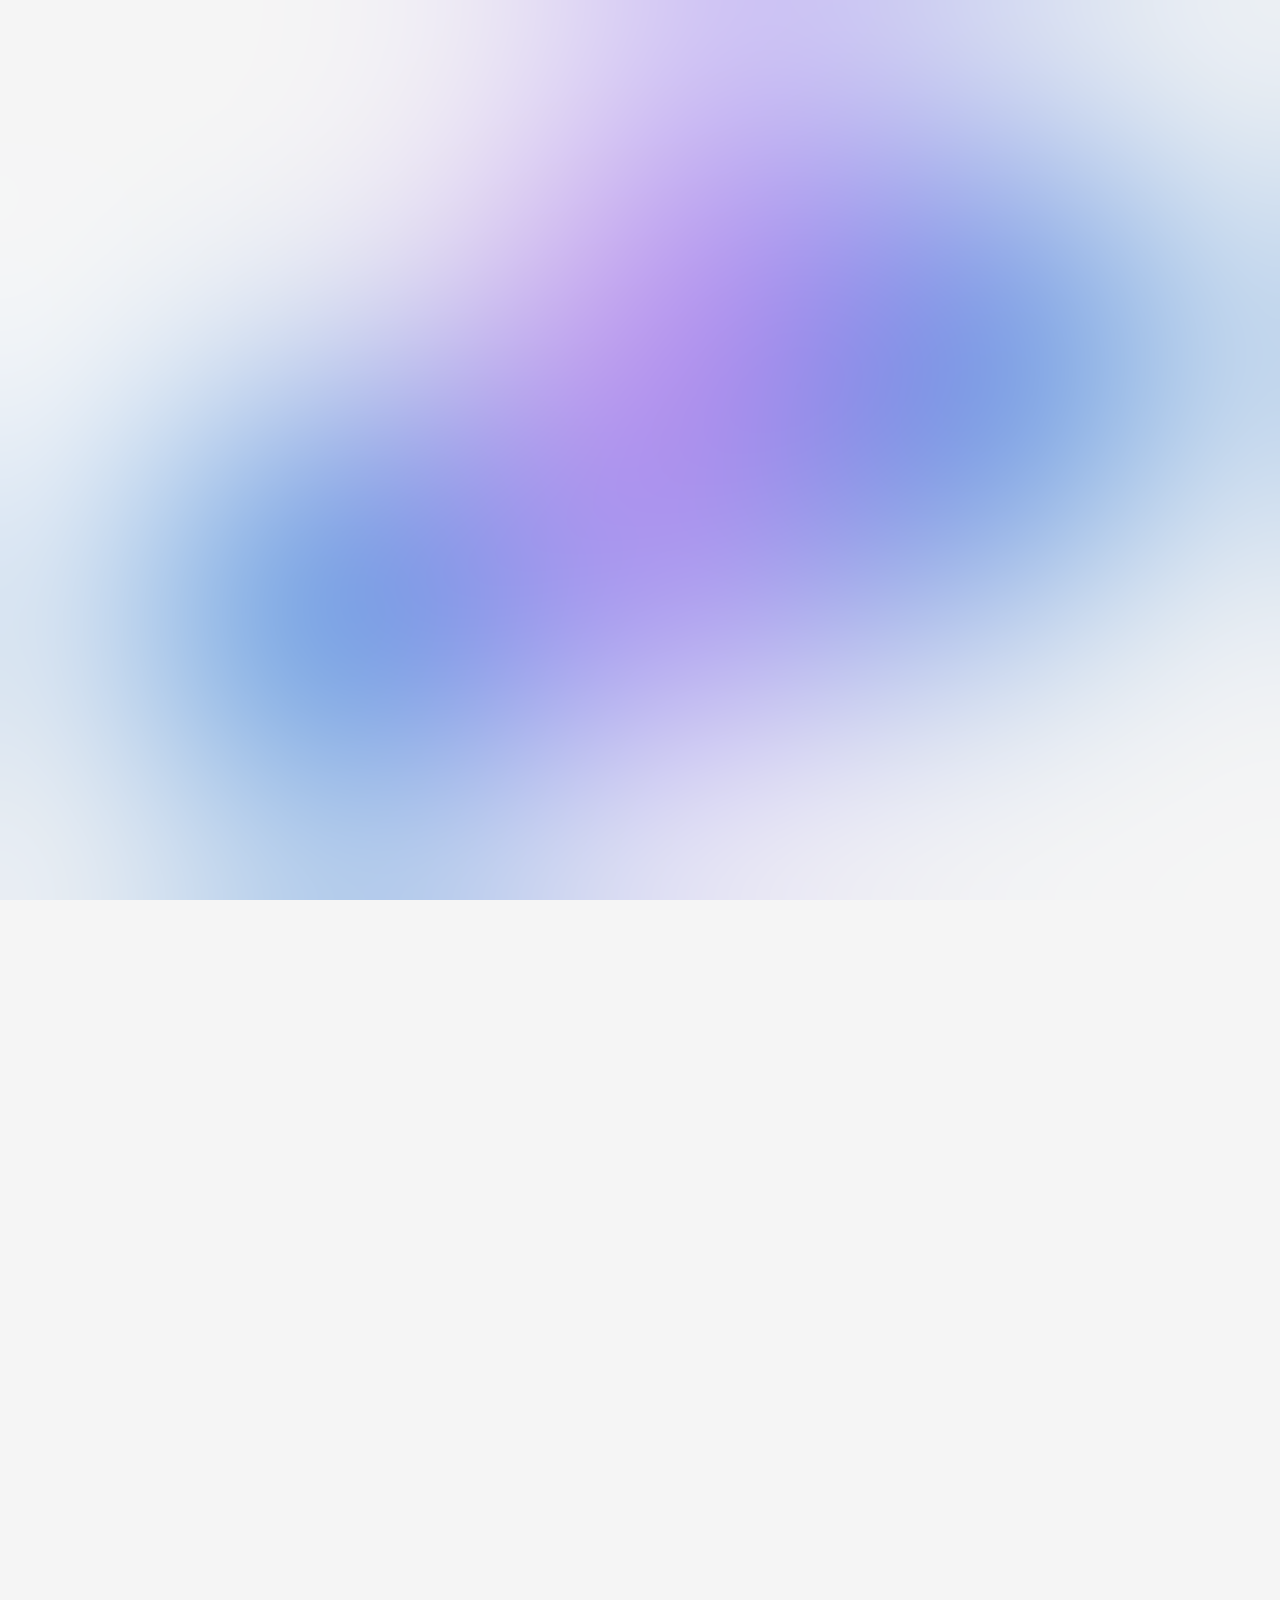
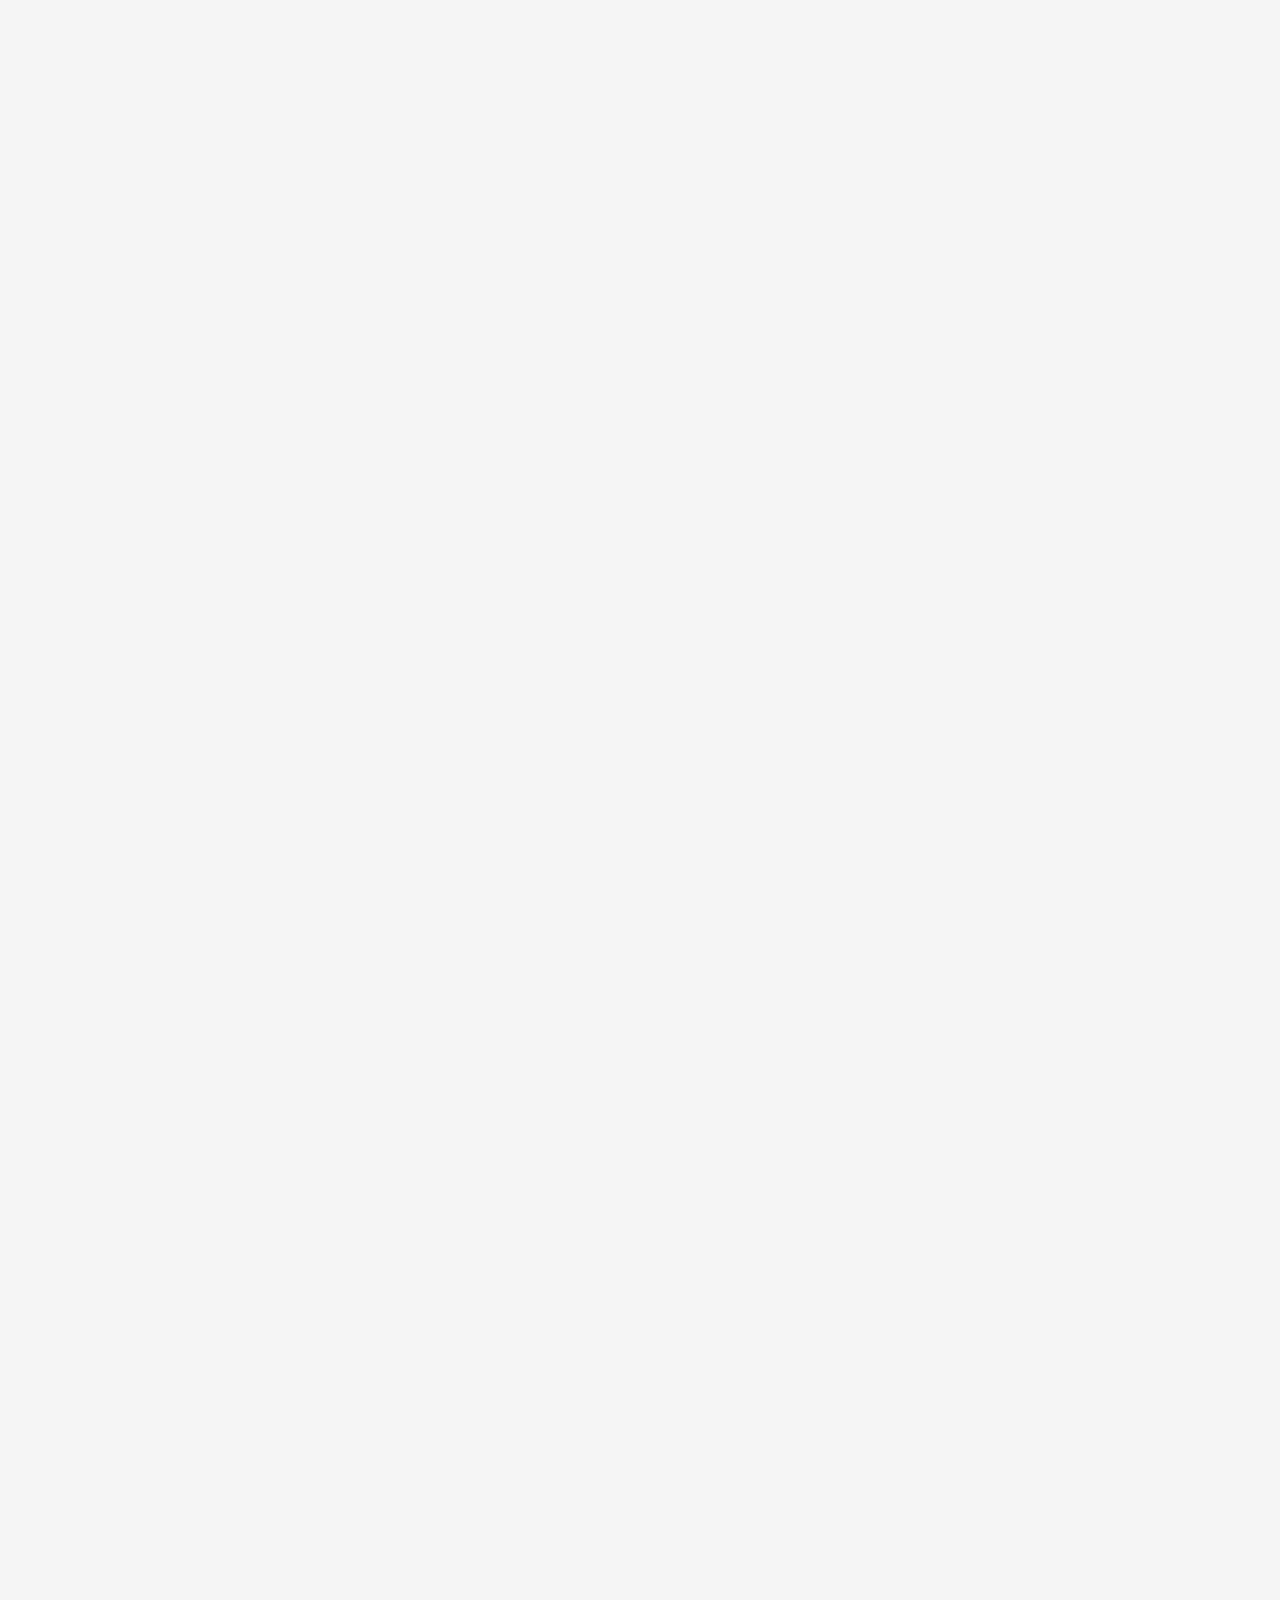
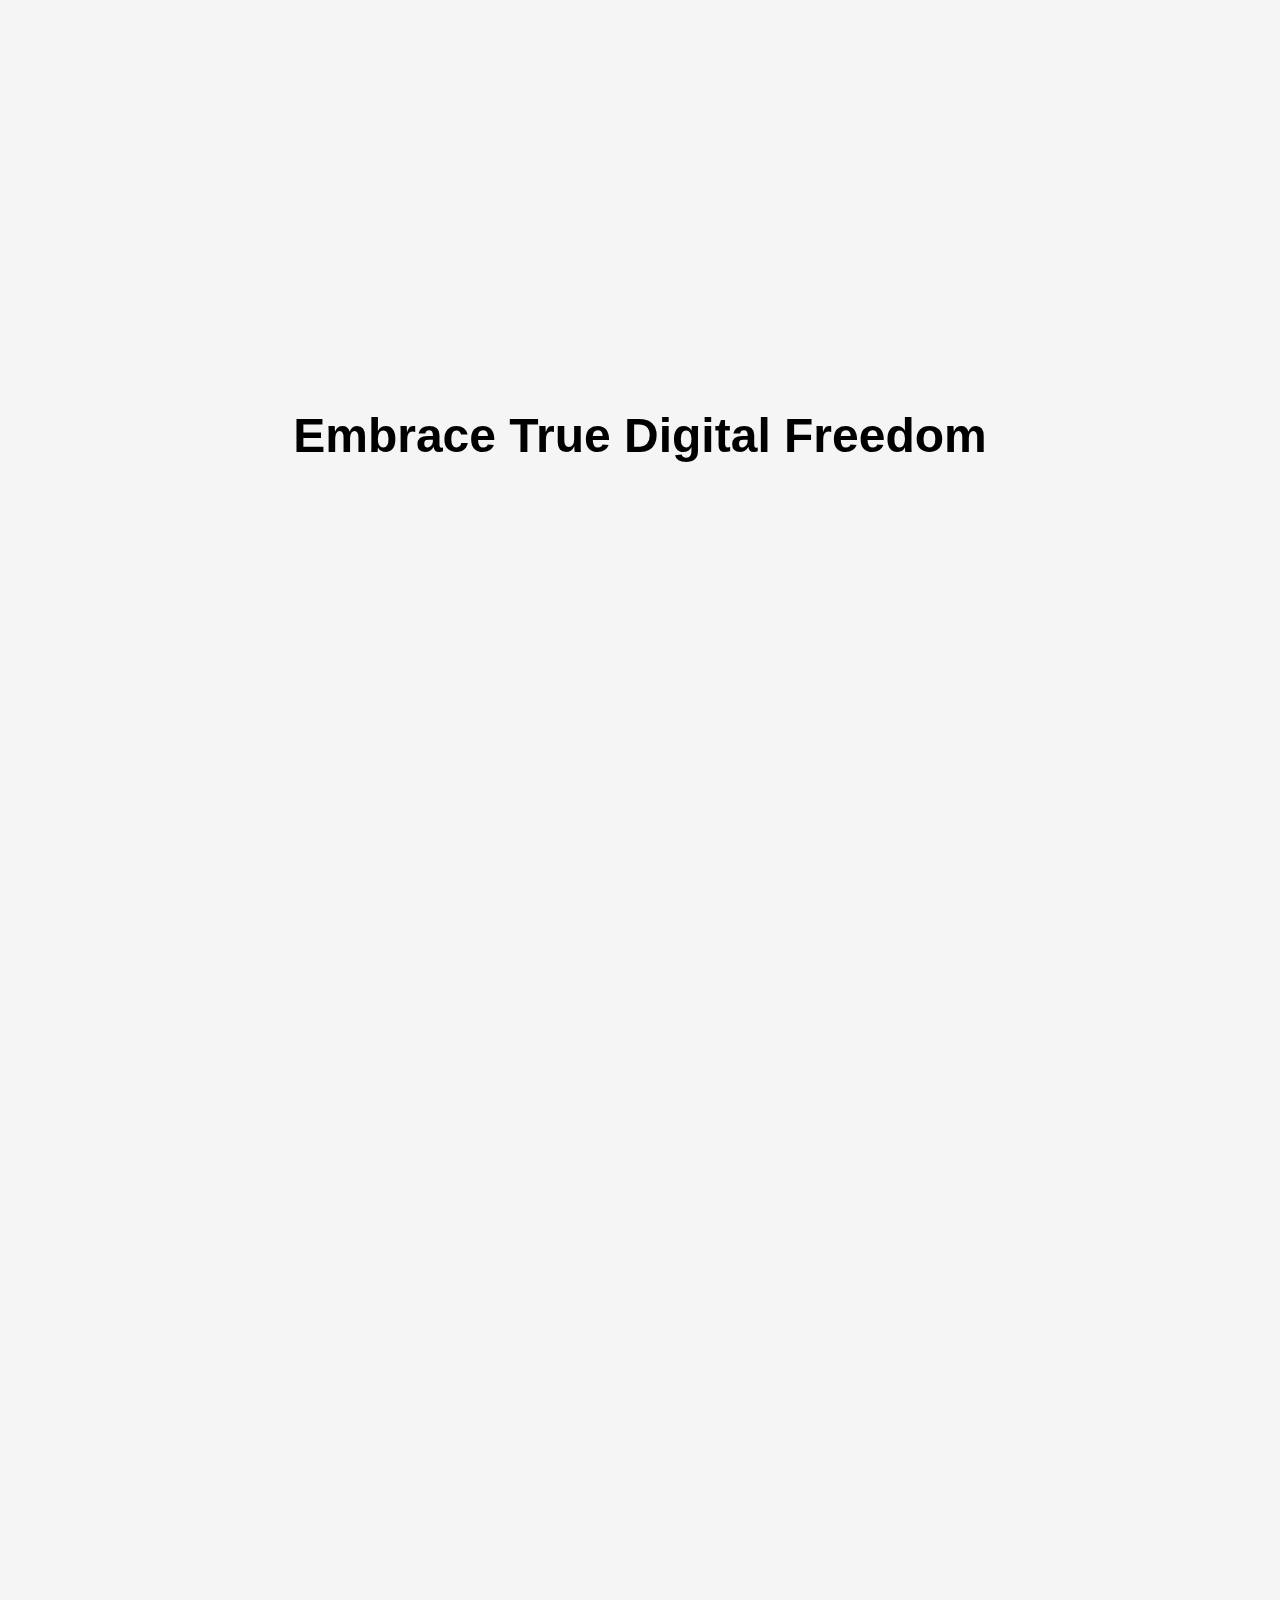
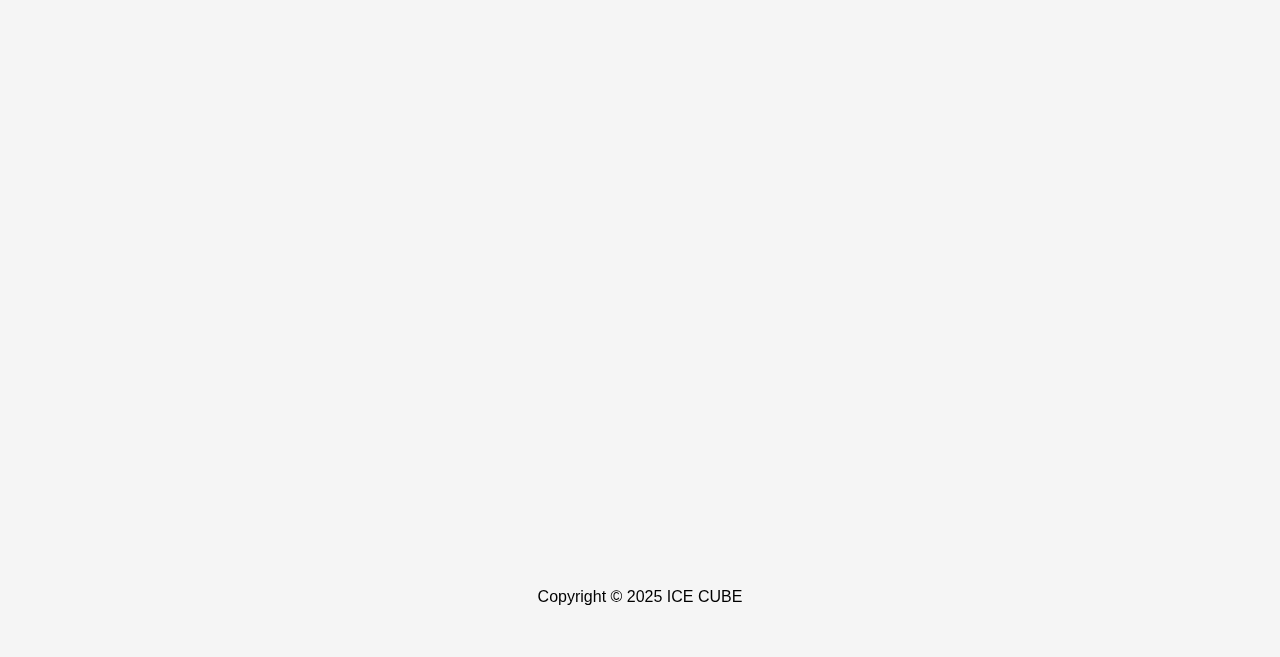
<file: index.html>
<!DOCTYPE html>
<html lang="en">

<head>
    <meta charset="UTF-8">
    <title>ICE CUBE 🧊</title>
    <link rel="icon" href="./favicon.png">
    <meta name="viewport" content="width=device-width, initial-scale=1.0">
    <link rel="stylesheet" href="./style.css">
</head>

<body>

    <div class="bouncing-blobs-container">
        <div class="bouncing-blobs-glass"></div>
        <div class="bouncing-blobs">
            <div class="bouncing-blob bouncing-blob--blue"></div>
            <div class="bouncing-blob bouncing-blob--blue"></div>
            <div class="bouncing-blob bouncing-blob--blue"></div>
            <div class="bouncing-blob bouncing-blob--white"></div>
            <div class="bouncing-blob bouncing-blob--purple"></div>
            <div class="bouncing-blob bouncing-blob--purple"></div>
            <div class="bouncing-blob bouncing-blob--pink"></div>
        </div>
    </div>

    <div class="logo" data-animation="fadeIn">
        <a href="#">
            <img src="./img/logo.png" data-animation="slideInDown" data-animation-delay="0s" alt="Logo">
        </a>
    </div>

    <div class="logo-phone">
        <a href="#">
            <img src="./img/logo.png" alt="Logo">
        </a>
    </div>

    <header data-animation="fadeIn">
        <h1>
            <div class="title" data-animation="slideInDown" data-animation-delay="0.5s">
                <b>
                    👋Social Media,
                    <br>
                    Back to the People.
                </b>
                <p>
                    Join a decentralized social network where you control your data and connect freely.
                    <br>
                    Experience a platform built on individual 
                    <span>S</span><span>o</span><span>v</span><span>e</span><span>r</span><span>e</span><span>i</span><span>g</span><span>n</span><span>t</span><span>y</span>
                    and community collaboration.
                </p>
            </div>
            <div class="subtitle" data-animation="slideInUp" data-animation-delay="1s">
                <div class="app-link">
                    <a href="https://mjlwf-iqaaa-aaaan-qmtna-cai.icp0.io/" target="_blank" rel="noopener noreferer">
                        Launch APP
                    </a>
                </div>
            </div>
        </h1>
    </header>

    <div class="part1" data-animation="fadeIn">
        <img class="part1-img" src="./img/img1.webp"  data-animation="slideInDown" data-animation-delay="0.3s">
        <div class="part1-word" data-animation="slideInUp" data-animation-delay="0.2s">
            <div class="part1-title">
                Your Creation is Worth Owning
            </div>
            <p>
                IceCube securely stores all your data on <a href="https://internetcomputer.org/how-it-works/canister-lifecycle/" target="_blank" rel="noopener noreferrer"></a>a decentralized cloud computing network</a> - <a href="https://internetcomputer.org" target="_blank" rel="noopener noreferrer">Internet Computer</a>. Pictures, memes, videos or texts, every post is owned and entirely controlled by your Internet Identity.
                <br>
                <br>
                You created them, why not own them?
            </p>
        </div>
    </div>

    <div class="part2" data-animation="fadeIn">
        <div class="part2-word" data-animation="slideInUp" data-animation-delay="0.2s">
            <div class="part2-title">Decentralization's Avant-Garde</div>
            <p>
                By leveraging decentralized cloud computing, we are dedicated to empowering individuals to reclaim control over their data and online presence. We uphold the principles of privacy, security, and autonomy, enabling users to connect and interact without reliance on centralized authorities.
                <br>
                Through this innovative approach, we aim to revolutionize the social networking landscape, fostering a truly democratic and user-centric digital ecosystem.
            </p>
            <a href="https://github.com/NeutronStarDAO/icecube" target="_blank" rel="noopener noreferrer">
                <div class="github">
                    <img src="./img/GitHub.png" alt="Github">
                    Github
                </div>
            </a>
        </div>
        <img class="part2-img" src="./img/img2.png"  data-animation="slideInDown" data-animation-delay="0.3s">
    </div>

    <div class="part3" data-animation="fadeIn">
        <img class="part3-img" src="./img/img3.png"  data-animation="slideInDown" data-animation-delay="0.3s">
        <div class="part3-word part1-word" data-animation="slideInUp" data-animation-delay="0.2s">
            <div class="part3-title part1-title">
                Permanent Independence
            </div>
                <ul>
                    <li>
                        Developed by the nonprofit organization <a href="https://kvisi-raaaa-aaaag-abj7a-cai.ic0.app/" target="_blank" rel="noopener noreferrer">NeutronStar</a>, its code is open-source and welcomes contributions from community developers. 
                    </li>
                    <li>
                        The DApp is deployed on the IC and belongs to Service Nervous System (DAO).
                    </li>
                </ul>
        </div>
    </div>
    
    <div class="card-title">
        Embrace True Digital Freedom
    </div>

    <div class="future" data-animation="fadeIn">
        <div class="future-card" data-animation="slideInDown" data-animation-delay="0.3s">
            <img class="future-img1" src="./img/f1.png">
            A social network for sharing posts.
        </div>
        <div  class="future-card" data-animation="slideInDown" data-animation-delay="0.3s">
            <img class="future-img2" src="./img/f2.png">
            Global payments as easy as texting,<br>linking @username with wallet addresses.
        </div>
        <div  class="future-card" data-animation="slideInDown" data-animation-delay="0.3s">
            <img class="future-img3" src="./img/f3.png">
            Purchase content shares,<br>rewarding both buyers and creators.
        </div>
        <div  class="future-card" data-animation="slideInDown" data-animation-delay="0.3s">
            <img class="future-img4" src="./img/f4.png">
            Peer-to-peer chat based on cloud terminals.
        </div>
    </div>

    <div class="card">

        <div class="box" data-animation="zoomIn">
            <span class="box-icon">🔒</span>
            <div class="card-header">Secure and Private</div>
            <div class="card-word">
                Our cutting-edge technology keeps you in control.
            </div>

            <a href="./technology/index.html" rel="noopener noreferrer">
                <div id="card-button-container">
                    <button class="learn-more">
                        <span class="circle" aria-hidden="true">
                            <span class="icon arrow"></span>
                        </span>
                        <span class="button-text">How it works</span>
                    </button>
                </div>
            </a>

        </div>

        <div class="box" data-animation="zoomIn" data-animation-delay="300ms">
            <span class="box-icon">📝</span>
            <div class="card-header">Community-driven</div>
            <div class="card-word">
                See plans for a better social future.
            </div>

            <a href="./roadmap/index.html" rel="noopener noreferrer">
                <div id="card-button-container">
                    <button class="learn-more">
                        <span class="circle" aria-hidden="true">
                            <span class="icon arrow"></span>
                        </span>
                        <span class="button-text">Roadmap</span>
                    </button>
                </div>
            </a>
        </div>

        <div class="box" data-animation="zoomIn" data-animation-delay="600ms">
            <span class="box-icon">👀</span>
            <div class="card-header">Stay Tuned</div>
            <div class="card-word">
                Connect with community that values your voice and privacy.
            </div>
            <div class="card-button">
                <a href="https://x.com/icecubeapp" target="_blank" rel="noopener noreferrer">
                    <div class="card-button-social">
                        <img src="./img/X.svg" alt="X">
                    </div>
                </a>
                <a href="https://discord.com/invite/YWfSs68h9P" target="_blank" rel="noopener noreferrer">
                <div class="card-button-social">
                    <img class="card-dc" src="./img/Discord.svg" alt="Discord">
                </div>
                </a>
                <a href="https://oc.app/community/ss62t-uiaaa-aaaar-bfwka-cai/channel/238363527281904163644722771500903270691/?ref=ywy2k-tiaaa-aaaaf-bkjoq-cai" target="_blank" rel="noopener noreferrer">
                <div class="card-button-social">
                    <img src="./img/Openchat.svg" alt="Openchat">
                </div>
                </a>
            </div>
        </div>
    </div>

    <footer>
        Copyright © 2025 ICE CUBE
    </footer>

    <script src="./script.js"></script>
    <script src="./instantpage-5.2.0.js"></script>

</body>

</html>
</file>
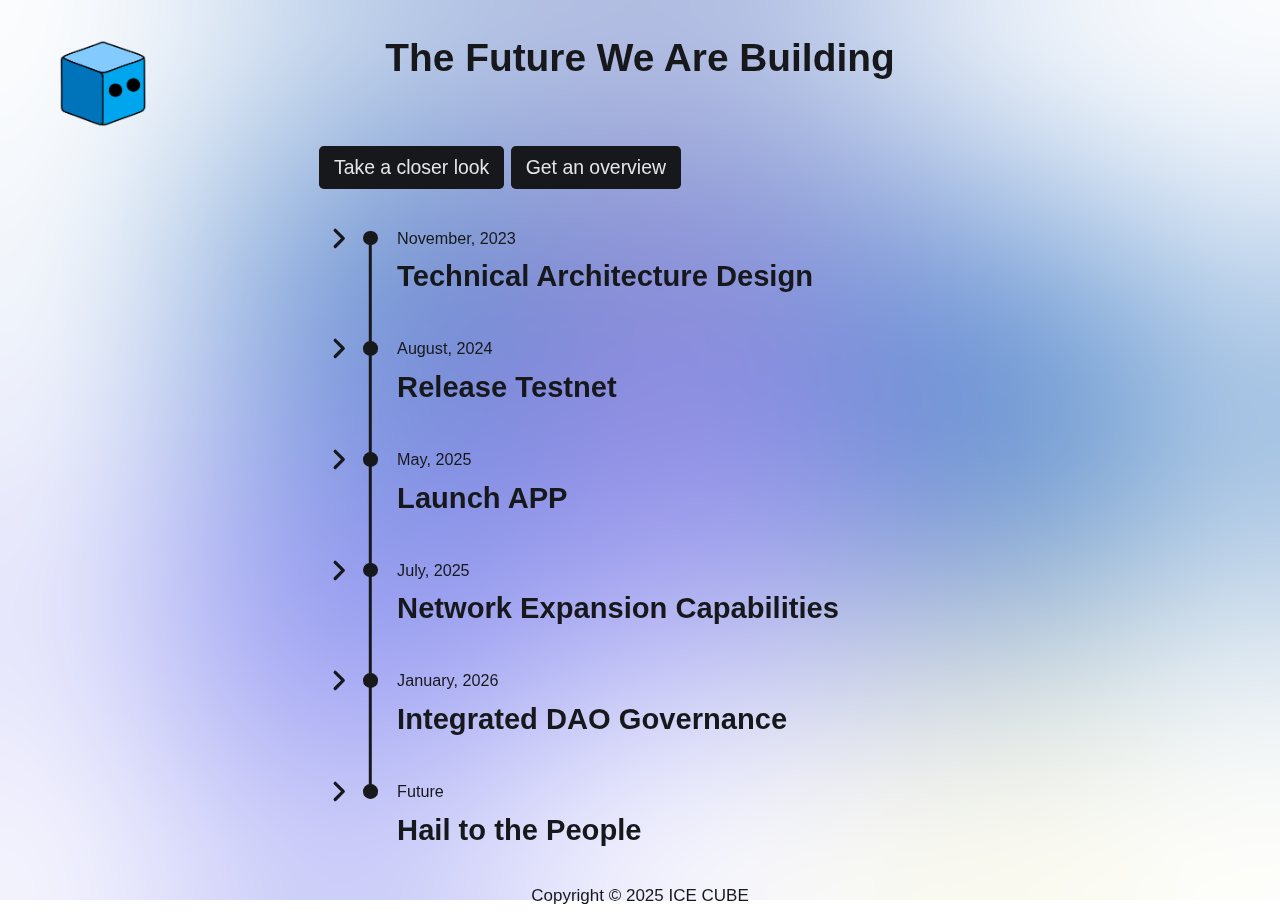
<file: roadmap/index.html>
<!DOCTYPE html>
<html lang="en">

<head>
    <meta charset="UTF-8">
    <title>Roadmap</title>
    <link rel="icon" href="../favicon.png">
    <meta name="viewport" content="width=device-width, initial-scale=1, viewport-fit=cover">
    <link rel="stylesheet" href="./style.css">
</head>

<body>

    <div class="bouncing-blobs-container">
        <div class="bouncing-blobs-glass"></div>
        <div class="bouncing-blobs">
            <div class="bouncing-blob bouncing-blob--blue"></div>
            <div class="bouncing-blob bouncing-blob--blue"></div>
            <div class="bouncing-blob bouncing-blob--blue"></div>
            <div class="bouncing-blob bouncing-blob--white"></div>
            <div class="bouncing-blob bouncing-blob--purple"></div>
            <div class="bouncing-blob bouncing-blob--purple"></div>
            <div class="bouncing-blob bouncing-blob--pink"></div>
        </div>
    </div>

    <div class="logo">
        <a href="../index.html">
            <img src="../img/logo.png" alt="Logo">
        </a>
    </div>

    <svg display="none">
        <symbol id="arrow">
            <polyline points="7 10,12 15,17 10" fill="none" stroke="currentcolor" stroke-linecap="round"
                stroke-linejoin="round" stroke-width="2" />
        </symbol>
    </svg>
    <h1>The Future We Are Building</h1>
    <div id="timeline" class="timeline">
        <div class="btn-group">
            <button class="btn" type="button" data-action="expand">Take a closer look</button>
            <button class="btn" type="button" data-action="collapse">Get an overview</button>
        </div>
        <div class="timeline__item">
            <div class="timeline__item-header">
                <button class="timeline__arrow" type="button" id="item1" aria-labelledby="item1-name"
                    aria-expanded="false" aria-controls="item1-ctrld" aria-haspopup="true" data-item="1">
                    <svg class="timeline__arrow-icon" viewBox="0 0 24 24" width="24px" height="24px">
                        <use href="#arrow" />
                    </svg>
                </button>
                <span class="timeline__dot"></span>
                <span id="item1-name" class="timeline__meta">
                    <time class="timeline__date" datetime="2023-11-07">November, 2023</time><br>
                    <strong class="timeline__title">Technical Architecture Design</strong>
                </span>
            </div>
            <div class="timeline__item-body" id="item1-ctrld" role="region" aria-labelledby="item1" aria-hidden="true">
                <div class="timeline__item-body-content">
                    <p class="timeline__item-p">We meticulously design the technical architecture of ICE CUBE 🧊 based on our vision. You can find <a href="https://forum.dfinity.org/t/proton-a-socialfi-dapp-totally-base-on-actor-model/24832" target="_blank" rel="noopener noreferrer">the post</a> that were published at that time on the developer forum.</p>
                </div>
            </div>
        </div>
        <div class="timeline__item">
            <div class="timeline__item-header">
                <button class="timeline__arrow" type="button" id="item2" aria-labelledby="item2-name"
                    aria-expanded="false" aria-controls="item2-ctrld" aria-haspopup="true" data-item="2">
                    <svg class="timeline__arrow-icon" viewBox="0 0 24 24" width="24px" height="24px">
                        <use href="#arrow" />
                    </svg>
                </button>
                <span class="timeline__dot"></span>
                <span id="item2-name" class="timeline__meta">
                    <time class="timeline__date" datetime="2024-08-17">August, 2024</time><br>
                    <strong class="timeline__title">Release Testnet</strong>
                </span>
            </div>
            <div class="timeline__item-body" id="item2-ctrld" role="region" aria-labelledby="item2" aria-hidden="true">
                <div class="timeline__item-body-content">
                    <p class="timeline__item-p">Release the testnet for community engagement.</p>
                </div>
            </div>
        </div>
        <div class="timeline__item">
            <div class="timeline__item-header">
                <button class="timeline__arrow" type="button" id="item3" aria-labelledby="item3-name"
                    aria-expanded="false" aria-controls="item3-ctrld" aria-haspopup="true" data-item="3">
                    <svg class="timeline__arrow-icon" viewBox="0 0 24 24" width="24px" height="24px">
                        <use href="#arrow" />
                    </svg>
                </button>
                <span class="timeline__dot"></span>
                <span id="item3-name" class="timeline__meta">
                    <time class="timeline__date" datetime="2025-5-10">May, 2025</time><br>
                    <strong class="timeline__title">Launch APP</strong>
                </span>
            </div>
            <div class="timeline__item-body" id="item3-ctrld" role="region" aria-labelledby="item3" aria-hidden="true">
                <div class="timeline__item-body-content">
                    <p class="timeline__item-p">Officially launch the APP. This will be an exhilarating moment.</p>
                </div>
            </div>
        </div>
        <div class="timeline__item">
            <div class="timeline__item-header">
                <button class="timeline__arrow" type="button" id="item4" aria-labelledby="item4-name"
                    aria-expanded="false" aria-controls="item4-ctrld" aria-haspopup="true" data-item="4">
                    <svg class="timeline__arrow-icon" viewBox="0 0 24 24" width="24px" height="24px">
                        <use href="#arrow" />
                    </svg>
                </button>
                <span class="timeline__dot"></span>
                <span id="item4-name" class="timeline__meta">
                    <time class="timeline__date" datetime="2025-07-15">July, 2025</time><br>
                    <strong class="timeline__title">Network Expansion Capabilities</strong>
                </span>
            </div>
            <div class="timeline__item-body" id="item4-ctrld" role="region" aria-labelledby="item4" aria-hidden="true">
                <div class="timeline__item-body-content">
                    <p class="timeline__item-p">Enhance the network’s scalability and performance to handle large-scale traffic and extensive message broadcasting.</p>
                </div>
            </div>
        </div>
        <div class="timeline__item">
            <div class="timeline__item-header">
                <button class="timeline__arrow" type="button" id="item5" aria-labelledby="item5-name"
                    aria-expanded="false" aria-controls="item5-ctrld" aria-haspopup="true" data-item="5">
                    <svg class="timeline__arrow-icon" viewBox="0 0 24 24" width="24px" height="24px">
                        <use href="#arrow" />
                    </svg>
                </button>
                <span class="timeline__dot"></span>
                <span id="item5-name" class="timeline__meta">
                    <time class="timeline__date" datetime="2026-01-15">January, 2026</time><br>
                    <strong class="timeline__title">Integrated DAO Governance</strong>
                </span>
            </div>
            <div class="timeline__item-body" id="item5-ctrld" role="region" aria-labelledby="item5" aria-hidden="true">
                <div class="timeline__item-body-content">
                    <p class="timeline__item-p">Transition the governance model to a DAO, handing control of the APP to the people. This signifies that ICE CUBE 🧊 is officially back in the hands of the people.</p>
                </div>
            </div>
        </div>
        <div class="timeline__item">
            <div class="timeline__item-header">
                <button class="timeline__arrow" type="button" id="item6" aria-labelledby="item6-name"
                    aria-expanded="false" aria-controls="item6-ctrld" aria-haspopup="true" data-item="6">
                    <svg class="timeline__arrow-icon" viewBox="0 0 24 24" width="24px" height="24px">
                        <use href="#arrow" />
                    </svg>
                </button>
                <span class="timeline__dot"></span>
                <span id="item6-name" class="timeline__meta">
                    <time class="timeline__date" datetime="2035-10-19">Future</time><br>
                    <strong class="timeline__title">Hail to the People</strong>
                </span>
            </div>
            <div class="timeline__item-body" id="item6-ctrld" role="region" aria-labelledby="item6" aria-hidden="true">
                <div class="timeline__item-body-content">
                    <p class="timeline__item-p">
                        Eternal Glory to the People.
                        <br>
                        Under the influence of the people, we will expand the APP to the masses, helping individuals
                        establish a network of personal sovereignty.
                    </p>
                </div>
            </div>
        </div>
    </div>

    <footer>
        Copyright © 2025 ICE CUBE
    </footer>

    <script src="./script.js"></script>

</body>

</html>
</file>
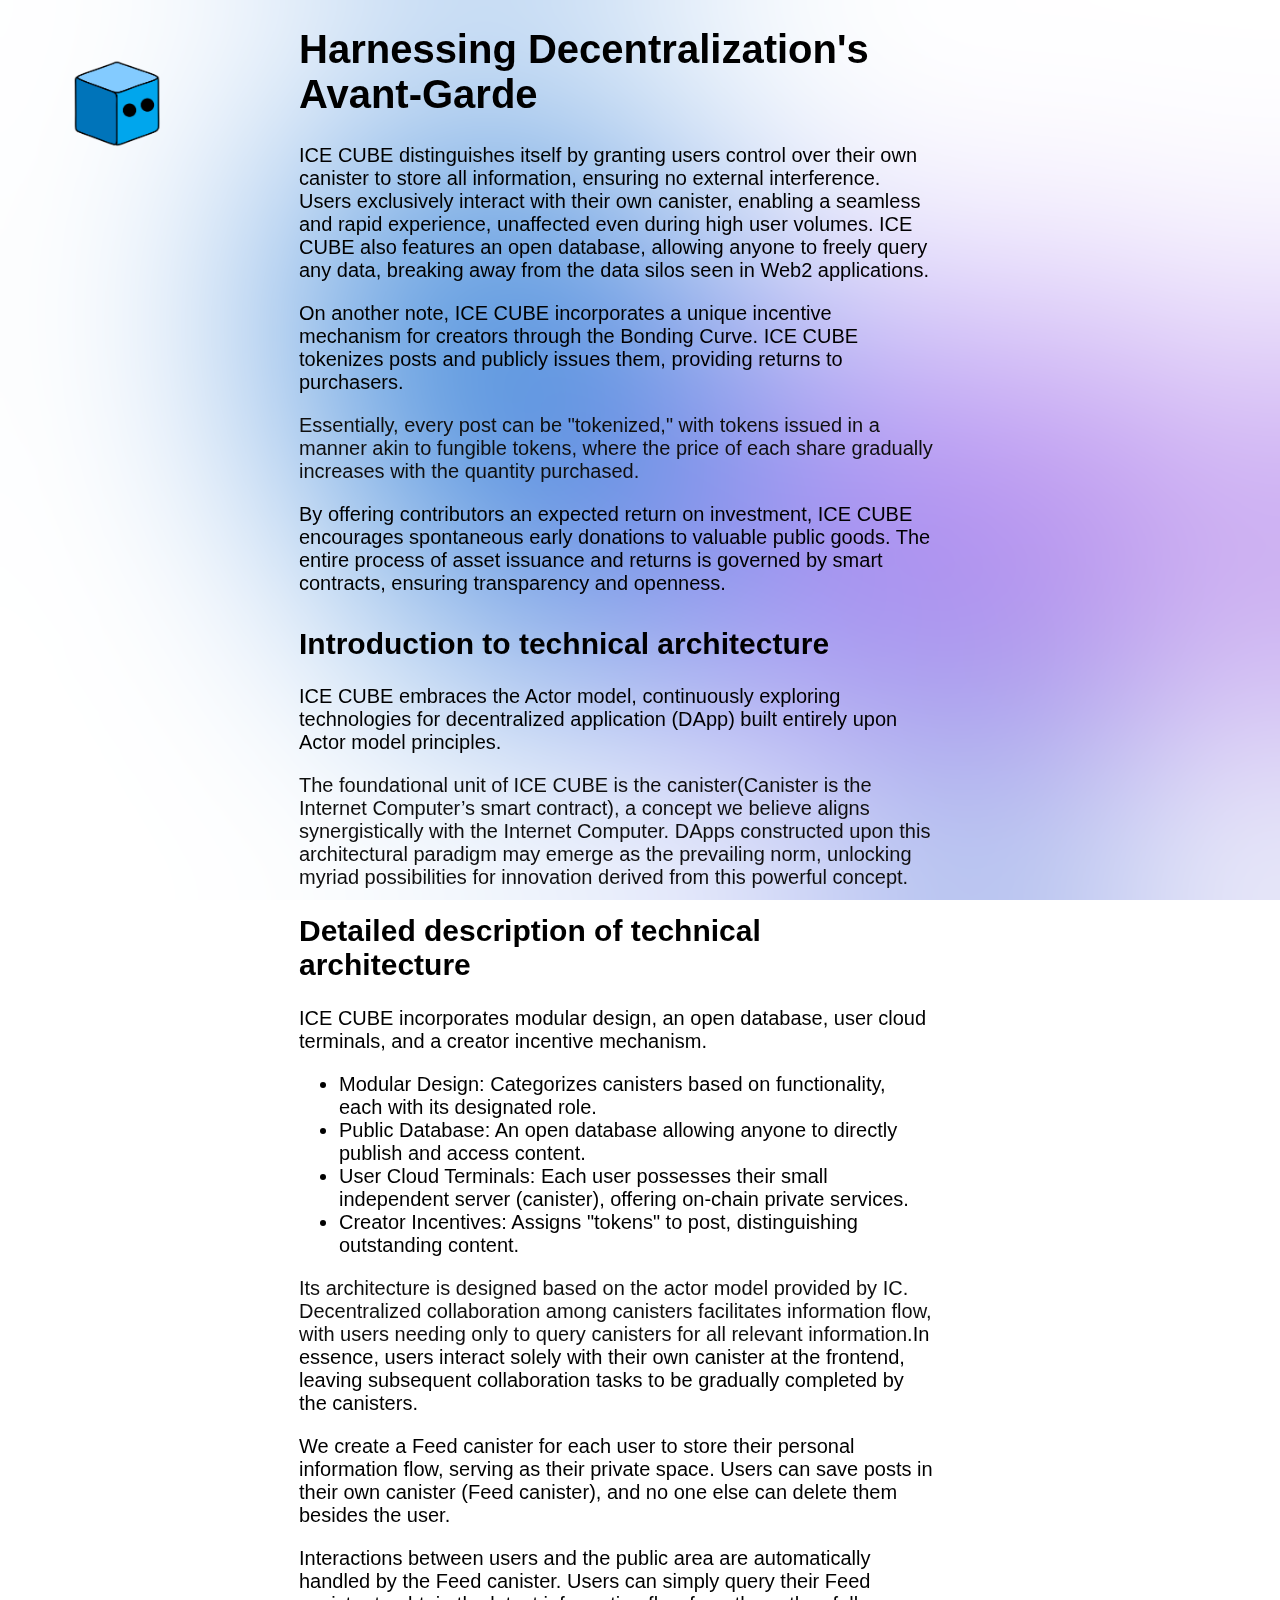
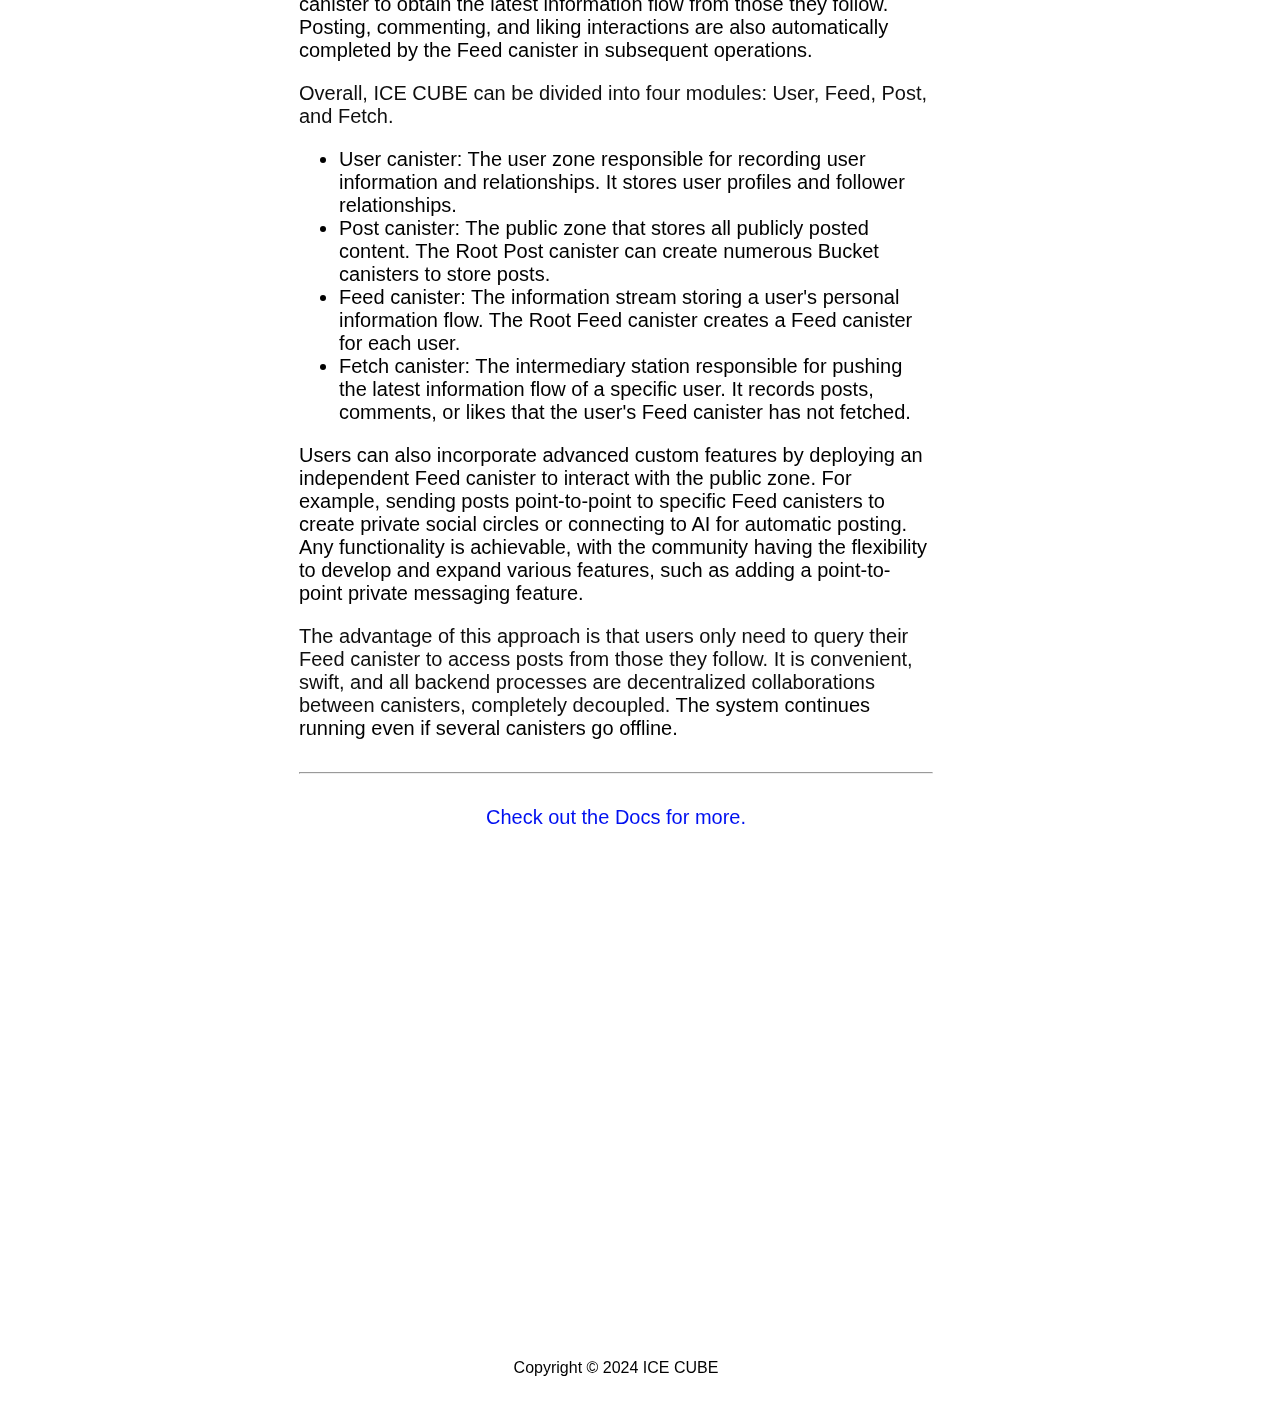
<file: technology/index.html>
<!DOCTYPE html>
<html lang="en">

<head>
    <meta charset="UTF-8">
    <title>Technology</title>
    <link rel="icon" href="../favicon.png">
    <meta name="viewport" content="width=device-width, initial-scale=1.0">
    <link rel="stylesheet" href="./style.css">
</head>

<body>

    <div class="bouncing-blobs-container">
        <div class="bouncing-blobs-glass"></div>
        <div class="bouncing-blobs">
            <div class="bouncing-blob bouncing-blob--blue"></div>
            <div class="bouncing-blob bouncing-blob--blue"></div>
            <div class="bouncing-blob bouncing-blob--blue"></div>
            <div class="bouncing-blob bouncing-blob--white"></div>
            <div class="bouncing-blob bouncing-blob--purple"></div>
            <div class="bouncing-blob bouncing-blob--purple"></div>
            <div class="bouncing-blob bouncing-blob--pink"></div>
        </div>
    </div>

    <div class="logo">
        <a href="../index.html">
            <img src="../img/logo.png" alt="Logo">
        </a>
    </div>

    <main>
        <section>
            <h1>Harnessing Decentralization's Avant-Garde</h1>
            <p>
                ICE CUBE distinguishes itself by granting users control over their own canister to store all information, ensuring no external interference. Users exclusively interact with their own canister, enabling a seamless and rapid experience, unaffected even during high user volumes. ICE CUBE also features an open database, allowing anyone to freely query any data, breaking away from the data silos seen in Web2 applications.
            </p>
            <p>
                On another note, ICE CUBE incorporates a unique incentive mechanism for creators through the Bonding Curve. ICE CUBE tokenizes posts and publicly issues them, providing returns to purchasers. 
            </p>
            <p>
                <mark data-author="Financial Rewards"><span>Essentially, every post can be "tokenized," with tokens issued in a manner akin to fungible tokens, where the price of each share gradually increases with the quantity purchased.</span></mark>
            </p>
            <p>
                By offering contributors an expected return on investment, ICE CUBE encourages spontaneous early donations to valuable public goods. The entire process of asset
                issuance and returns is governed by smart contracts, ensuring transparency and openness.
            </p>
        </section>

        <section>
            <h2 id="introduction-to-technical-architecture">
                Introduction to technical architecture
            </h2>
            <p>
                ICE CUBE embraces the Actor model, continuously exploring technologies for decentralized application (DApp) built entirely upon Actor model principles.
            </p>
            <p>
                <mark data-author="Actor Model" style="--hue: 777"><span>The foundational unit of ICE CUBE is the canister(Canister is the Internet Computer’s smart contract), a concept we believe aligns synergistically with the Internet Computer. 
                DApps constructed upon this architectural paradigm may emerge as the prevailing norm, unlocking myriad possibilities for innovation derived from this powerful concept.</span></mark>
            </p>
            <h2 id="detailed-description-of-technical-architecture">
                Detailed description of technical architecture
            </h2>
            <p>
                ICE CUBE incorporates modular design, an open database, user cloud terminals, and a creator incentive mechanism.
            </p>
            <ul>
                <li>
                    Modular Design: Categorizes canisters based on functionality, each with its designated role.
                </li>
                <li>
                    Public Database: An open database allowing anyone to directly publish and access content.
                </li>
                <li>
                    User Cloud Terminals: Each user possesses their small independent server (canister), offering on-chain private services.
                </li>
                <li>
                    Creator Incentives: Assigns "tokens" to post, distinguishing outstanding content.
                </li>
            </ul>
            <p>
                <mark data-author="Smooth Experience" style="--hue: 280"><span>Its architecture is designed based on the actor model provided by IC.
                Decentralized collaboration among canisters facilitates information flow, with users needing only to query canisters for all relevant information.</span></mark>In essence, users interact solely with their own canister at the frontend, leaving subsequent collaboration tasks to be gradually
                completed by the canisters.
            </p>
            <p>
                We create a Feed canister for each user to store their personal information flow, serving as their private space. Users can save posts in their own canister (Feed canister), and no one else can delete them besides the user.
            </p>
            <p>
                Interactions between users and the public area are automatically handled by the Feed canister. Users can simply query their Feed canister to obtain the latest information flow from those they follow. Posting, commenting, and liking interactions are also automatically completed by the Feed canister in subsequent operations.
            </p>
            <p>
                <mark data-author="🧊" style="--hue: 175"><span>Overall, ICE CUBE can be divided into four modules: User, Feed, Post, and Fetch.</span></mark>
            </p>
            <ul>
                <li>
                    User canister: The user zone responsible for recording user information and relationships. It stores user profiles and follower relationships.
                </li>
                <li>
                    Post canister: The public zone that stores all publicly posted content. The Root Post canister can create numerous Bucket canisters to store posts.
                </li>
                <li>
                    Feed canister: The information stream storing a user's personal information flow. The Root Feed canister creates a Feed canister for each user.
                </li>
                <li>
                    Fetch canister: The intermediary station responsible for pushing the latest information flow of a specific user. It records posts, comments, or likes that the user's Feed canister has not fetched.
                </li>
            </ul>
            <p>
                Users can also incorporate advanced custom features by deploying an independent Feed canister to
                interact with the public zone. For example, sending posts point-to-point to specific Feed canisters to
                create private social circles or connecting to AI for automatic posting. Any functionality is
                achievable, with the community having the flexibility to develop and expand various features, such as
                adding a point-to-point private messaging feature.
            </p>
            <p>
                <mark data-author="Advantage" style="--hue: 77"><span>The advantage of this approach is that users only need to query their Feed canister to access posts from those they follow. It is convenient, swift, and all backend processes are decentralized collaborations between canisters, completely decoupled.</span></mark> The system continues running even if several canisters go offline.
            </p>

            <hr style="color: black;"/>

            <p>
                <a href="https://neutronstardao.github.io/constellation.github.io/9.DevelopingDApp/2.DesigningDApp.html">Check out the Docs for more.</a>
            </p>
    </main>

    <footer>
        Copyright © 2024 ICE CUBE
    </footer>

    <script src="./script.js"></script>

</body>

</html>
</file>
<file: style.css>
:root {
    --animation-timing-function: cubic-bezier(0.4, 0, 0.2, 1);
    --animation-duration: 1s;
    
    font-family: Arial, Helvetica, sans-serif;
    line-height: 1.5;
    font-weight: 500;

    color: black;
    background-color: whitesmoke;

    font-synthesis: none;
    text-rendering: optimizeLegibility;
    -webkit-font-smoothing: antialiased;
    -moz-osx-font-smoothing: grayscale;
}

* {
    box-sizing: border-box;
}

@-webkit-keyframes slideInUp {
    0% {
        opacity: 0;
        transform: translateY(25%);
    }

    100% {
        opacity: 1;
        transform: none;
    }
}

@keyframes slideInUp {
    0% {
        opacity: 0;
        transform: translateY(25%);
    }

    100% {
        opacity: 1;
        transform: none;
    }
}

@-webkit-keyframes slideInDown {
    0% {
        opacity: 0;
        transform: translateY(-25%);
    }

    100% {
        opacity: 1;
        transform: none;
    }
}

@keyframes slideInDown {
    0% {
        opacity: 0;
        transform: translateY(-25%);
    }

    100% {
        opacity: 1;
        transform: none;
    }
}

@-webkit-keyframes fadeIn {
    0% {
        opacity: 0;
    }

    100% {
        opacity: 1;
    }
}

@keyframes fadeIn {
    0% {
        opacity: 0;
    }

    100% {
        opacity: 1;
    }
}

@-webkit-keyframes zoomIn {
    0% {
        opacity: 0;
        transform: scale(0.75);
    }

    100% {
        opacity: 1;
        transform: none;
    }
}

@keyframes zoomIn {
    0% {
        opacity: 0;
        transform: scale(0.75);
    }

    100% {
        opacity: 1;
        transform: none;
    }
}

[data-animation] {
    opacity: 0;
    -webkit-animation-timing-function: var(--animation-timing-function);
    animation-timing-function: var(--animation-timing-function);
    -webkit-animation-fill-mode: both;
    animation-fill-mode: both;
    -webkit-animation-duration: var(--animation-duration);
    animation-duration: var(--animation-duration);
    will-change: transform, opacity;
}

.animations-disabled,
.animations-disabled [data-animation] {
    -webkit-animation: none !important;
    animation: none !important;
    opacity: 1 !important;
}

.slideInUp {
    -webkit-animation-name: slideInUp;
    animation-name: slideInUp;
    width: 50%;
    margin: 0 auto;
}

.slideInDown {
    -webkit-animation-name: slideInDown;
    animation-name: slideInDown;
}

.fadeIn {
    -webkit-animation-name: fadeIn;
    animation-name: fadeIn;
}

.zoomIn {
    -webkit-animation-name: zoomIn;
    animation-name: zoomIn;
}

body {
    margin: 0;
    overflow-x: hidden;
}

a {
    text-decoration: none;
}

.bouncing-blob {
    width: 32vw;
    aspect-ratio: 1;
    border-radius: 50%;
    will-change: transform;
    position: absolute;
    z-index: 1;
    top: 0;
    left: 0;
    transform-origin: left top;
}

.bouncing-blob--blue {
    background: #3e87d9;
}

.bouncing-blob--white {
    background: #ffffff;
    z-index: 2;
    width: 15vw;
}

.bouncing-blob--purple {
    background: #9f89f6;
}

.bouncing-blob--pink {
    background: #f08bd850;
}

.bouncing-blobs-container {
    position: fixed;
    z-index: -1;
    top: 0;
    left: 0;
    width: 100%;
    height: 100%;
}

.bouncing-blobs-glass {
    position: absolute;
    z-index: 2;
    top: 0;
    left: 0;
    width: 100%;
    height: 100%;
    backdrop-filter: blur(140px);
    -webkit-backdrop-filter: blur(140px);
    pointer-events: none;
}

.bouncing-blobs {
    position: absolute;
    z-index: 1;
    top: 0;
    left: 0;
    width: 100%;
    height: 100%;
}

.logo {
    width: 7%;
    display: flex;
    position: absolute;
    z-index: 2;
    margin: 2rem 0 0 3rem;
}

.logo img, .logo-phone img {
    cursor: pointer;
    width: 100%;
}

.logo-phone {
    display: none;
}

b {
    font-weight: 600;
    margin-bottom: 20px;
}

header {
    display: flex;
    flex-wrap: nowrap;
    width: 100vw;
    height: 100vh;
    padding: 3rem 1rem;
    flex-direction: column;
    align-items: center;
    justify-content: center;
}

header h1 {
    width: 78%;
    font-weight: 500;
    text-align: center;
    margin: 0 0 2rem;
    font-size: 3rem;
}

header .title {
    font-size: 87px;
    text-align: center;
    font-weight: bold;
    margin-bottom: 30px;
    display: flex;
    flex-direction: column;
    flex-wrap: nowrap;
    justify-content: center;
    align-items: center;
}

header .title b {
    line-height: 1;
}

header .title p {
    max-width: 87%;
    font-size: 25px;
    text-align: center;
    font-weight: normal;
}

header .title span:nth-child(1) {color: #0633f8;}
header .title span:nth-child(2) {color: #0e31f9;}
header .title span:nth-child(3) {color: #312df8;}
header .title span:nth-child(4) {color: #3d26f8;}
header .title span:nth-child(5) {color: #4924f9;}
header .title span:nth-child(6) {color: #611ef9;}
header .title span:nth-child(7) {color: #751af9;}
header .title span:nth-child(8) {color: #8217f9;}
header .title span:nth-child(9) {color: #8b15f9;}
header .title span:nth-child(10) {color: #9e11f8;}
header .title span:nth-child(11) {color: #9a12f9;}
header .title span:nth-child(12) {color: #9606fc;}

.app-link a {
    display: flex;
    justify-content: center;
    align-items: center;
    font-size: 25px;
    text-decoration: none;
    font-weight: 600;
    color: #000;
    gap: 0 5px;
    border: 2px solid;
    border-radius: 50px;
    padding: 0.7rem 2rem;
    transition: 0.5s ease;
    cursor: pointer;
}

.app-link a:hover {
    color: #fff;
    border-color: #000;
    background-color: #000;
}

.card {
    height: 85vh;
    display: flex;
    flex-direction: row;
    flex-wrap: nowrap;
    justify-content: center;
    align-items: center;
}

.card-title {
    font-size: 3rem;
    font-weight: 600;
    display: flex;
    justify-content: center;
}

.box {
    width: 18rem;
    height: 23rem;
    margin: 2rem;
    border: 2px solid #000;
    border-radius: 30px;
    box-shadow: 0 3px 9px rgba(0, 0, 0, 0.3);
    display: flex;
    flex-direction: column;
    flex-wrap: nowrap;
    justify-content: center;
    align-items: center;
}

.box .box-icon {
    font-size: 5rem;
}

.card-header {
    font-size: 1.7rem;
    color: #282936;
    font-weight: 600;
    text-align: center;
}

.card-word {
    font-size: 1.1rem;
    font-weight: 500;
    padding: 0.3rem 1rem;
}

#card-button-container {
    margin-top: 30px;
}

.learn-more {
    position: relative;
    display: inline-block;
    cursor: pointer;
    outline: none;
    border: 0;
    vertical-align: middle;
    text-decoration: none;
    background: transparent;
    padding: 0;
    font-size: inherit;
    font-family: inherit;
    width: 12rem;
    height: auto;
}
  
.learn-more .circle {
    transition: all 0.45s cubic-bezier(0.65, 0, 0.076, 1);
    position: relative;
    display: block;
    margin: 0;
    width: 3rem;
    height: 3rem;
    background: #282936;
    border-radius: 1.625rem;
}
  
.learn-more .circle .icon {
    transition: all 0.45s cubic-bezier(0.65, 0, 0.076, 1);
    position: absolute;
    top: 0;
    bottom: 0;
    margin: auto;
    background: #fff;
}
  
.learn-more .circle .icon.arrow {
    transition: all 0.45s cubic-bezier(0.65, 0, 0.076, 1);
    left: 0.625rem;
    width: 1.125rem;
    height: 0.125rem;
    background: none;
}
  
.learn-more .circle .icon.arrow::before {
    position: absolute;
    content: "";
    top: -0.25rem;
    right: 0.0625rem;
    width: 0.625rem;
    height: 0.625rem;
    border-top: 0.125rem solid #fff;
    border-right: 0.125rem solid #fff;
    transform: rotate(45deg);
}
  
.learn-more .button-text {
    transition: all 0.45s cubic-bezier(0.65, 0, 0.076, 1);
    position: absolute;
    top: 0;
    left: 0;
    right: 0;
    bottom: 0;
    padding: 0.75rem 0;
    margin: 0 0 0 1.85rem;
    font-size: 1.1rem;
    color: #282936;
    font-weight: 600;
    line-height: 1.6;
    text-align: center;
}
  
button:hover .circle {
    width: 100%;
}

button:hover .circle .icon.arrow {
    background: #fff;
    transform: translate(1rem, 0);
}
  
button:hover .button-text {
    color: #fff;
}

.card-button {
    display: flex;
    flex-direction: row;
    flex-wrap: nowrap;
    justify-content: center;
    align-items: center;
    margin-top: 1rem;
}

.card-button-social {
    width: 3.5rem;
    height: 3.5rem;
    border-radius: 15px;
    margin: 10px;
    display: flex;
    align-items: center;
    justify-content: center;
}

.card-dc {
    width: 83%;
}

.card-button-social:hover {
    cursor: pointer;
}

.part1, .part2 {
    height: 100vh;
    width: 100vw;
    display: flex;
    flex-direction: row;
    flex-wrap: nowrap;
    justify-content: center;
    align-items: center;
}

.part1-word {
    width: 39%;
}

.part1-title {
    font-size: 2.5rem;
    font-weight: 700;
    line-height: 1;
}

.part1-word p, .part2-word p, .part1-word li {
    font-size: 1.5rem;
    color: #262854;
    line-height: 1.3;
}

.part1-word p a {
    color: #1a02b7;
    text-decoration: none;
}

.part1-word p a:hover {
    text-decoration: underline;
}

.github {
    width: 10rem;
    height: 3.1rem;
    border-radius: 50px;
    color: #000;
    background-color: #fff;
    font-size: 1.3rem;
    display: flex;
    flex-direction: row;
    flex-wrap: nowrap;
    justify-content: center;
    align-items: center;
    cursor: pointer;
    transition: 0.5s ease;
}

.github img {
    width: 2rem;
    margin-right: 0.3rem;
    border-radius: 50px;
}

.github:hover {
    color: #fff;
    background-color: #000;
}

.part1-img {
    width: 37%;
    margin-left: 10rem;
    padding-right: 2rem;
}

.part2-word {
    width: 39%;
}

.part2-title {
    font-size: 2.5rem;
    font-weight: 700;
    line-height: 1;
    width: 120%;
}

.part2-img {
    width: 41%;
    padding-right: 7rem;
}

.part3 {
    height: 100vh;
    width: 100vw;
    display: flex;
    flex-direction: column;
    flex-wrap: nowrap;
    justify-content: center;
    align-items: center;
}

.part3-img {
    width: 15%;
    margin-bottom: 3rem;
}

.part3-title {
    text-align: center;
}

.part3-word {
    width: 46%;
}

.future {
    height: 100vh;
    display: flex;
    flex-wrap: wrap;
    justify-content: center;
    align-items: center;
    align-content: center;
}

.future-card {
    width: 50%;
    margin: auto;
    display: flex;
    flex-direction: column;
    flex-wrap: nowrap;
    justify-content: center;
    align-items: center;
    font-size: 1.5rem;
    font-weight: 500;
    text-align: center;
    margin-bottom: 3rem;
}

.future .future-img1 {
    margin-bottom: 1rem;
    width: 15rem;
}

.future .future-img2 {
    margin-bottom: 3rem;
    width: 21rem;
}

.future .future-img3 {
    margin-bottom: 1rem;
    width: 15rem;
}

.future .future-img4 {
    margin-bottom: 3rem;
    width: 25rem;
}

footer {
    display: flex;
    flex-direction: row;
    flex-wrap: nowrap;
    justify-content: center;
    align-items: center;
    margin: 3rem;
}

@media (prefers-color-scheme: dark) {
	:root {
        color: rgb(228, 227, 227);
		background-color: rgb(30, 30, 30);
	}
	
	.bouncing-blob--blue {
		background: #1f4671;
	}
	
	.bouncing-blob--white {
		background: #6e6825;
	}
	
	.bouncing-blob--purple {
		background: #3d3f7e;
	}
	
	.bouncing-blob--pink {
		background: #5f385650;
	}

    .app-link a {
        color: #fff;
    }

    .app-link a:hover {
        color: #000000;
        border-color: #fff;
        background-color: #fff;
    }

    .box {
        border: 2px solid #fff;
        box-shadow: 0 3px 9px rgba(221, 220, 220, 0.3);
    }
    
    .card-header {
        color: #ffffff;
    }

    .learn-more .circle {
        background: #e0e0e1;
    }
      
    .learn-more .circle .icon {
        background: #000000;
    }
      
    .learn-more .circle .icon.arrow::before {
        border-top: 0.125rem solid #000000;
        border-right: 0.125rem solid #000000;
    }
      
    .learn-more .button-text {
        color: #ffffff;
    }
    
    button:hover .circle .icon.arrow {
        background: #000000;
    }
    
    button:hover .button-text {
        color: #000000;
    }

    .part1-word p, .part2-word p, .part3-word ul li {
        color: #ffffff;
    }

    .part1-word p a, .part3-word ul li a {
        color: #745fff;
    }

    .card-button-social {
        background-color: #fff;
    }
}

@media screen and (max-width: 1200px) {
    .bouncing-blobs-glass {
        backdrop-filter: blur(120px);
        -webkit-backdrop-filter: blur(120px);
    }
}

@media screen and (max-width: 500px) {
    .bouncing-blob {
        width: 50vw;
    }

    .bouncing-blob--white {
        width: 30vw;
    }

    .bouncing-blobs-glass {
        backdrop-filter: blur(90px);
        -webkit-backdrop-filter: blur(90px);
    }

    .logo {
        display: none;
    }

    .logo-phone {
        display: flex;
        width: 15%;
        position: unset;
        margin: 2rem 0 0 2rem;
    }

    header {
        width: 100%;
        height: 100%;
        padding: 0rem 0rem;
        margin: 2rem 0 0 0;
    }

    header .title {
        font-size: 32px;
        margin-bottom: 15px;
    }
    
    header .title p {
        max-width: 100%;
        font-size: 15px;
    }

    .app-link a {
        font-size: 16px;
        padding: 0.5rem;
    }
    
    .part1, .part2 {
        width: 100%;
        height: 100%;
        margin-top: 2rem;
        flex-direction: column;
        flex-wrap: nowrap;
        justify-content: center;
        align-items: center;
    }

    .part1-title, .part2-title {
        font-size: 1.5rem;
        font-weight: 600;
    }

    .part1-word {
        width: 77%;
        margin: 3rem 0;
    }

    .part1-img, .part2-img {
        width: 75%;
        margin-left: 0rem;
        padding-right: 0rem;
    }

    .part1-word p, .part2-word p, .part1-word li {
        font-size: 1rem;
        line-height: 1.1;
    }

    .part2-word {
        width: 80%;
    }

    .part3 {
        height: 75vh;
    }

    .part3-word {
        width: 85%;
    }

    .part3-img {
        width: 55%;
        margin-bottom: 0;
        margin-top: 5rem;
    }

    .card-title {
        font-size: 1.5rem;
        font-weight: 600;
        margin: 2rem 0;
    }

    .card {
        height: 100%;
        flex-direction: column;
        flex-wrap: nowrap;
        justify-content: center;
        align-items: center;
    }

    .box {
        width: 15rem;
        height: 15rem;
        margin: 1rem;
    }

    .box .box-icon {
        font-size: 2rem;
    }

    .card-header {
        font-size: 1.3rem;
    }

    .card-word {
        font-size: 0.95rem;
    }

    .card-button {
        margin-top: 0;
    }

    .card-title {
        margin: 2rem 0 3rem 0;
    }

    #card-button-container {
        margin-top: 10px;
    }

    .future {
        height: 117vh;
        display: flex;
        flex-wrap: nowrap;
        flex-direction: column;
    }

    .future-card {
        width: 100%;
        font-size: 1.2rem;
    }

    .future .future-img1 {
        margin-bottom: 0;
        width: 13rem;
    }

    .future .future-img2 {
        margin-bottom: 1rem;
        width: 15rem;
    }

    .future .future-img3 {
        margin-bottom: 1rem;
        width: 13rem;
    }

    .future .future-img4 {
        margin-bottom: 1rem;
        width: 18rem;
    }
}
</file>
<file: roadmap/style.css>
* {
	border: 0;
	box-sizing: border-box;
	margin: 0;
	padding: 0;
}

:root {
	--hue: 223;
	--bg: hsl(var(--hue), 10%, 90%);
	--fg: hsl(var(--hue), 10%, 10%);
	--primary: hsl(var(--hue), 90%, 50%);
	--trans-dur: 0.3s;
	--trans-timing: cubic-bezier(0.65, 0, 0.35, 1);
	font-size: calc(16px + (24 - 16) * (100vw - 320px) / (2560 - 320));
}

.bouncing-blob {
	width: 32vw;
	aspect-ratio: 1;
	border-radius: 50%;
	will-change: transform;
	position: absolute;
	z-index: 1;
	top: 0;
	left: 0;
	transform-origin: left top;
}

.bouncing-blob--blue {
	background: #4783c7;
}

.bouncing-blob--white {
	background: #f4eeb0;
	z-index: 2;
	width: 15vw;
}

.bouncing-blob--purple {
	background: #8c8ff1;
}

.bouncing-blob--pink {
	background: #e289cd50;
}

.bouncing-blobs-container {
	position: fixed;
	z-index: -1;
	top: 0;
	left: 0;
	width: 100%;
	height: 100%;
}

.bouncing-blobs-glass {
	position: absolute;
	z-index: 2;
	top: 0;
	left: 0;
	width: 100%;
	height: 100%;
	backdrop-filter: blur(140px);
	-webkit-backdrop-filter: blur(140px);
	pointer-events: none;
}

.bouncing-blobs {
	position: absolute;
	z-index: 1;
	top: 0;
	left: 0;
	width: 100%;
	height: 100%;
}

.logo {
    width: 7%;
    display: flex;
    position: absolute;
    z-index: 2;
    margin: 2rem 0 0 3rem;
}

.logo img {
    cursor: pointer;
    width: 100%;
}

a {
	color: var(--primary);
	transition: color var(--trans-dur);
}

body,
button {
	color: var(--fg);
	font: 1em/1.5 "IBM Plex Sans", sans-serif;
}

body {
	height: 100vh;
	transition:
		background-color var(--trans-dur),
		color var(--trans-dur);
}

h1 {
	font-size: 2em;
	margin: 0 0 3rem;
	padding-top: 1.5rem;
	text-align: center;
}

.btn {
	background-color: var(--fg);
	border-radius: 0.25em;
	color: var(--bg);
	cursor: pointer;
	padding: 0.375em 0.75em;
	transition:
		background-color calc(var(--trans-dur) / 2) linear,
		color var(--trans-dur);
	-webkit-tap-highlight-color: transparent;
}

.btn:hover {
	background-color: hsl(var(--hue), 10%, 50%);
}

.btn-group {
	display: flex;
	gap: 0.375em;
	margin-bottom: 1.5em;
}

.timeline {
	margin: auto;
	padding: 0 1.5em;
	width: 100%;
	max-width: 36em;
}

.timeline__arrow {
	background-color: transparent;
	border-radius: 0.25em;
	cursor: pointer;
	flex-shrink: 0;
	margin-inline-end: 0.25em;
	outline: transparent;
	width: 2em;
	height: 2em;
	transition:
		background-color calc(var(--trans-dur) / 2) linear,
		color var(--trans-dur);
	-webkit-appearance: none;
	appearance: none;
	-webkit-tap-highlight-color: transparent;
}

.timeline__arrow:focus-visible,
.timeline__arrow:hover {
	background-color: hsl(var(--hue), 10%, 50%, 0.4);
}

.timeline__arrow-icon {
	display: block;
	pointer-events: none;
	transform: rotate(-90deg);
	transition: transform var(--trans-dur) var(--trans-timing);
	width: 100%;
	height: auto;
}

.timeline__date {
	font-size: 0.833em;
	line-height: 2.4;
}

.timeline__dot {
	background-color: currentColor;
	border-radius: 50%;
	display: inline-block;
	flex-shrink: 0;
	margin: 0.625em 0;
	margin-inline-end: 1em;
	position: relative;
	width: 0.75em;
	height: 0.75em;
}

.timeline__item {
	position: relative;
	padding-bottom: 1.2em;
}

.timeline__item:not(:last-child):before {
	background-color: currentColor;
	content: "";
	display: block;
	position: absolute;
	top: 1em;
	left: 2.625em;
	width: 0.125em;
	height: 100%;
	transform: translateX(-50%);
}

[dir="rtl"] .timeline__arrow-icon {
	transform: rotate(90deg);
}

[dir="rtl"] .timeline__item:not(:last-child):before {
	right: 2.625em;
	left: auto;
	transform: translateX(50%);
}

.timeline__item-header {
	display: flex;
}

.timeline__item-body {
	border-radius: 0.375em;
	overflow: hidden;
	margin-top: 0.5em;
	margin-inline-start: 4em;
	height: 0;
}

.timeline__item-body-content {
	background-color: hsl(var(--hue), 10%, 50%, 0.2);
	opacity: 0;
	padding: 0.5em 0.75em;
	visibility: hidden;
	transition:
		opacity var(--trans-dur) var(--trans-timing),
		visibility var(--trans-dur) steps(1, end);
}

.timeline__meta {
	width: 100%;
}

.timeline__title {
	font-size: 1.5em;
	line-height: 1.333;
}

.timeline__item-body--expanded {
	height: auto;
}

.timeline__item-body--expanded .timeline__item-body-content {
	opacity: 1;
	visibility: visible;
	transition-delay: var(--trans-dur), 0s;
}

.timeline__arrow[aria-expanded="true"] .timeline__arrow-icon {
	transform: rotate(0);
}

footer {
    display: flex;
    flex-direction: row;
    flex-wrap: nowrap;
    justify-content: center;
    align-items: center;
	font-size: 17px;
	padding-bottom: 15px;
}

@media (prefers-color-scheme: dark) {
	:root {
		--bg: hsl(var(--hue), 10%, 10%);
		--fg: hsl(var(--hue), 10%, 90%);
		--primary: hsl(var(--hue), 90%, 70%);
		background-color: rgb(30, 30, 30);
	}
	
	.bouncing-blob--blue {
		background: #1f4671;
	}
	
	.bouncing-blob--white {
		background: #6e6825;
	}
	
	.bouncing-blob--purple {
		background: #3d3f7e;
	}
	
	.bouncing-blob--pink {
		background: #5f385650;
	}
}
</file>
<file: technology/style.css>
*,
*:after,
*:before {
	box-sizing: border-box;
}

body {
	min-height: 100vh;
	padding: 0 4rem 0 1rem;
	background: #fff;
	color: #000;
	font-family: "Geist Sans", "SF Pro Text", "SF Pro Icons", "AOS Icons", "Helvetica Neue", Helvetica, Arial, sans-serif, system-ui;
}

body::after {
	--size: 80px;
	--thickness: 2px;
	content: "";
	position: fixed;
	height: 100vh;
	width: 100vw;
	pointer-events: none;
	top: 0;
	left: 0;
	z-index: -1;
	opacity: 0.25;
}

.bouncing-blob {
	width: 32vw;
	aspect-ratio: 1;
	border-radius: 50%;
	will-change: transform;
	position: absolute;
	z-index: 1;
	top: 0;
	left: 0;
	transform-origin: left top;
}

.bouncing-blob--blue {
	background: #3e87d9;
}

.bouncing-blob--white {
	background: #ffffff;
	z-index: 2;
	width: 15vw;
}

.bouncing-blob--purple {
	background: #9f89f6;
}

.bouncing-blob--pink {
	background: #f08bd850;
}

.bouncing-blobs-container {
	position: fixed;
	z-index: -1;
	top: 0;
	left: 0;
	width: 100%;
	height: 100%;
}

.bouncing-blobs-glass {
	position: absolute;
	z-index: 2;
	top: 0;
	left: 0;
	width: 100%;
	height: 100%;
	backdrop-filter: blur(140px);
	-webkit-backdrop-filter: blur(140px);
	pointer-events: none;
}

.bouncing-blobs {
	position: absolute;
	z-index: 1;
	top: 0;
	left: 0;
	width: 100%;
	height: 100%;
}

.logo {
    width: 7%;
    display: flex;
    position: absolute;
    z-index: 2;
    margin: 2rem 0 0 3rem;
}

.logo img {
    cursor: pointer;
    width: 100%;
}

.dark body {
	background: hsl(0 0% 6%);
	color: hsl(0 0% 96%);
}

mark {
	color: hsl(0 0% 6%);
}

.dark mark {
	color: hsl(0 0% 98%);
}

section {
	margin-bottom: 2rem;
}

.dark header svg path {
	fill: white;
}

main {
	padding: 0 1rem;
	width: 57ch;
	max-width: 100%;
	margin: 0 auto;
	font-size: 1.25rem;
	padding: 0 0 50vmin 0;
}

mark {
	--lightness: 80%;
	--highlighted: 1;
	--highlight: hsl(var(--hue, 45) 80% var(--lightness));
	background: transparent;
}

@supports (animation-timeline: view()) {
	mark {
		--highlighted: 0;
		-webkit-animation: highlight steps(1) both;
		animation: highlight steps(1) both;
		animation-timeline: view();
		animation-range: entry 100% cover 10%;
	}
}

.dark mark {
	--lightness: 35%;
}

mark span {
	background: linear-gradient(120deg, var(--highlight, lightblue) 50%, transparent 50%) 110% 0 / 200% 100% no-repeat;
	background-position: calc((1 - var(--highlighted)) * 110%) 0;
	transition: background-position 1s;
}

p,
li {
	position: relative;
}

a {
	color: hsl(236, 100%, 47%);
	text-decoration: none;
}

a:is(:hover, :focus-visible) {
	text-decoration: underline;
	text-underline-offset: 6px;
}

hr {
	margin: 2rem auto;
}

hr+p {
	text-align: center;
}

mark::after {
	content: attr(data-author);
	display: grid;
	place-items: center;
	font-variant-numeric: tabular-nums;
	font-weight: bold;
	position: absolute;
	padding: 7px;
	aspect-ratio: 1;
	border-radius: 12px;
	background: var(--highlight);
	top: 0;
	left: 100%;
	translate: 50% 0;
	font-size: 0.875rem;
	scale: var(--highlighted);
	transition: scale 0.2s;
}

footer {
    display: flex;
    flex-direction: row;
    flex-wrap: nowrap;
    justify-content: center;
    align-items: center;
    margin: 3rem;
}

@-webkit-keyframes highlight {
	to {
		--highlighted: 1;
	}
}

@keyframes highlight {
	to {
		--highlighted: 1;
	}
}

::view-transition-new(root) {
	-webkit-animation: grow 1s;
	animation: grow 1s;
}

::view-transition-old(root) {
	-webkit-animation: none;
	animation: none;
}

@-webkit-keyframes grow {
	0% {
		-webkit-clip-path: polygon(50vmax 50vmax, 50vmax 50vmax, 50vmax 50vmax);
		clip-path: polygon(50vmax 50vmax, 50vmax 50vmax, 50vmax 50vmax);
	}

	100% {
		-webkit-clip-path: polygon(50vmax -100vmax, -100vmax 200vmax, 200vmax 200vmax);
		clip-path: polygon(50vmax -100vmax, -100vmax 200vmax, 200vmax 200vmax);
	}
}

@keyframes grow {
	0% {
		-webkit-clip-path: polygon(50vmax 50vmax, 50vmax 50vmax, 50vmax 50vmax);
		clip-path: polygon(50vmax 50vmax, 50vmax 50vmax, 50vmax 50vmax);
	}

	100% {
		-webkit-clip-path: polygon(50vmax -100vmax, -100vmax 200vmax, 200vmax 200vmax);
		clip-path: polygon(50vmax -100vmax, -100vmax 200vmax, 200vmax 200vmax);
	}
}

@media screen and (max-width: 500px) {
	mark::after {
		translate: 1% 0;
	}

    .logo {
        position: unset;
		width: 17%;
		margin: 2rem 0 0 0;
    }
	footer {
		margin: 1rem;
	}
}
</file>
